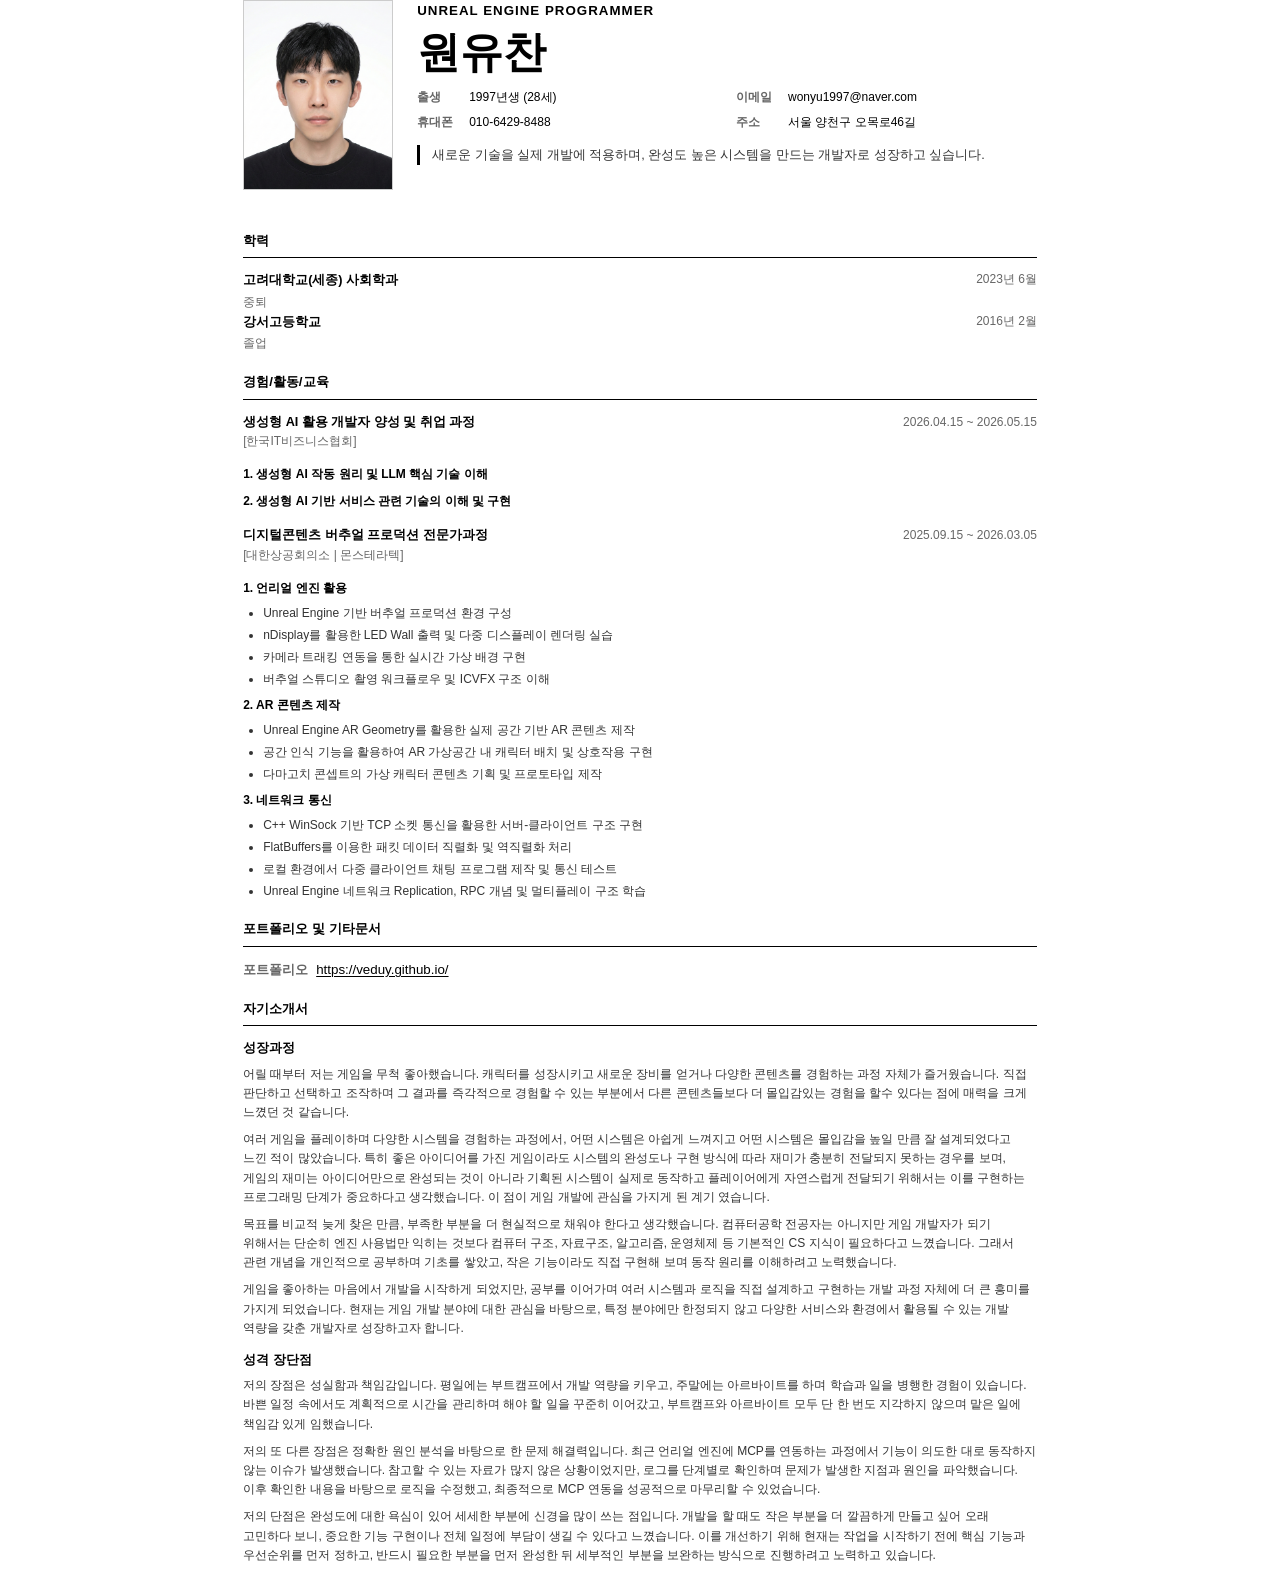
<file: resume.html>
﻿<!doctype html>
<html lang="ko">
<head>
  <meta charset="UTF-8" />
  <meta name="viewport" content="width=device-width, initial-scale=1.0" />
  <title>원유찬 이력서</title>
  <style>
    @page { size: A4; margin: 20mm; }
    * { box-sizing: border-box; }
    body {
      margin: 0;
      padding: 0;
      font-family: 'Malgun Gothic', 'Apple SD Gothic Neo', 'Segoe UI', sans-serif;
      color: #000;
      line-height: 1.6;
      font-size: 10pt;
      background: #fff;
    }
    .resume {
      width: 100%;
      max-width: 210mm;
      margin: 0 auto;
    }
    .container {
      width: 100%;
    }
    .profile-header {
      display: grid;
      grid-template-columns: 150px 1fr;
      gap: 24px;
      align-items: start;
      margin-bottom: 20px;
    }
    .profile-photo {
      width: 150px;
      height: 190px;
      background: #e8e8e8;
      border: 1px solid #ccc;
      margin-bottom: 20px;
      overflow: hidden;
    }
    .profile-photo img {
      width: 100%;
      height: 100%;
      display: block;
      object-fit: cover;
    }
    .header-role {
      font-size: 10pt;
      font-weight: 700;
      letter-spacing: 1px;
      color: #000;
      margin-bottom: 8px;
    }
    .name {
      font-size: 32pt;
      font-weight: 700;
      margin: 0 0 12px;
      color: #000;
      line-height: 1.1;
    }
    .intro {
      font-size: 9.5pt;
      line-height: 1.6;
      margin: 12px 0 0;
      color: #333;
      border-left: 3px solid #000;
      padding-left: 12px;
    }
    .profile-meta {
      display: grid;
      grid-template-columns: repeat(2, minmax(0, 1fr));
      gap: 6px 18px;
      margin-top: 10px;
      font-size: 9pt;
    }
    .meta-item {
      display: flex;
      gap: 8px;
      min-width: 0;
    }
    .meta-label {
      min-width: 44px;
      font-weight: 600;
      color: #666;
      flex-shrink: 0;
    }
    .meta-value {
      color: #000;
      word-break: keep-all;
    }
    a {
      color: #000;
      text-decoration: underline;
      text-underline-offset: 2px;
    }
    .section-header {
      font-size: 10pt;
      font-weight: 700;
      margin: 18px 0 12px;
      padding-bottom: 6px;
      border-bottom: 1px solid #000;
      color: #000;
    }
    .education-item {
      margin-bottom: 10px;
    }
    .edu-header {
      display: flex;
      justify-content: space-between;
      gap: 10px;
      margin-bottom: 2px;
    }
    .edu-title {
      font-size: 9.5pt;
      font-weight: 600;
      color: #000;
    }
    .edu-date {
      font-size: 9pt;
      color: #666;
      white-space: nowrap;
    }
    .edu-detail {
      font-size: 9pt;
      color: #666;
    }
    .experience-item {
      margin-bottom: 14px;
    }
    .experience-header {
      display: flex;
      justify-content: space-between;
      gap: 10px;
      align-items: baseline;
      margin-bottom: 4px;
    }
    .experience-title {
      font-size: 9.5pt;
      font-weight: 700;
      color: #000;
    }
    .experience-company {
      font-size: 9pt;
      color: #666;
    }
    .experience-date {
      font-size: 9pt;
      color: #666;
      white-space: nowrap;
    }
    .experience-role {
      font-size: 9pt;
      color: #666;
      margin-bottom: 6px;
    }
    .experience-desc {
      font-size: 9pt;
      line-height: 1.5;
      color: #333;
      margin-bottom: 6px;
    }
    ul {
      margin: 6px 0 0 20px;
      padding: 0;
    }
    li {
      margin-bottom: 4px;
      font-size: 9pt;
      line-height: 1.5;
      color: #333;
    }
    .subhead {
      font-weight: 700;
      margin: 8px 0 4px;
      font-size: 9pt;
      color: #000;
    }
    .cover-letter {
      margin-top: 8px;
    }
    .cover-letter-title {
      font-size: 9.5pt;
      font-weight: 700;
      color: #000;
      margin: 12px 0 6px;
    }
    .cover-letter p {
      margin: 0 0 8px;
      font-size: 9pt;
      line-height: 1.6;
      color: #333;
      word-break: keep-all;
    }
    @media print {
      .print-page-break {
        break-before: page;
        page-break-before: always;
      }
    }
  </style>
</head>
<body>
  <main class="resume">
    <div class="container">
      <div class="profile-header">
        <div class="profile-photo">
          <img src="images/이력서사진.png" alt="원유찬 이력서 사진">
        </div>
        <div>
          <div class="header-role">UNREAL ENGINE PROGRAMMER</div>
          <h1 class="name">원유찬</h1>
          <div class="profile-meta">
            <div class="meta-item">
              <div class="meta-label">출생</div>
              <div class="meta-value">1997년생 (28세)</div>
            </div>
            <div class="meta-item">
              <div class="meta-label">이메일</div>
              <div class="meta-value">wonyu1997@naver.com</div>
            </div>
            <div class="meta-item">
              <div class="meta-label">휴대폰</div>
              <div class="meta-value">010-6429-8488</div>
            </div>
            <div class="meta-item">
              <div class="meta-label">주소</div>
              <div class="meta-value">서울 양천구 오목로46길</div>
            </div>
          </div>
          <p class="intro">
            새로운 기술을 실제 개발에 적용하며, 완성도 높은 시스템을 만드는 개발자로 성장하고 싶습니다.
          </p>
        </div>
      </div>

      <!-- 학력 -->
      <div class="section-header">학력</div>
      <div class="education-item">
        <div class="edu-header">
          <div class="edu-title">고려대학교(세종) 사회학과</div>
          <div class="edu-date">2023년 6월</div>
        </div>
        <div class="edu-detail">중퇴</div>
        <div class="edu-header">
          <div class="edu-title">강서고등학교</div>
          <div class="edu-date">2016년 2월</div>
        </div>
        <div class="edu-detail">졸업</div>
      </div>

      <!-- 경험/활동/교육 -->
      <div class="section-header">경험/활동/교육</div>
      <div class="experience-item">
        <div class="experience-header">
          <div>
            <div class="experience-title">생성형 AI 활용 개발자 양성 및 취업 과정</div>
            <div class="experience-role">[한국IT비즈니스협회]</div>
          </div>
                    <div class="experience-date">2026.04.15 ~ 2026.05.15</div>
        </div>

        <p class="subhead">1. 생성형 AI 작동 원리 및 LLM 핵심 기술 이해</p>
        <p class="subhead">2. 생성형 AI 기반 서비스 관련 기술의 이해 및 구현</p>
      </div>

      <div class="experience-item">
        <div class="experience-header">
          <div>
            <div class="experience-title">디지털콘텐츠 버추얼 프로덕션 전문가과정</div>
            <div class="experience-role">[대한상공회의소 | 몬스테라텍]</div>
          </div>
          <div class="experience-date">2025.09.15 ~ 2026.03.05</div>
        </div>

        <p class="subhead">1. 언리얼 엔진 활용</p>
        <ul>
          <li>Unreal Engine 기반 버추얼 프로덕션 환경 구성</li>
          <li>nDisplay를 활용한 LED Wall 출력 및 다중 디스플레이 렌더링 실습</li>
          <li>카메라 트래킹 연동을 통한 실시간 가상 배경 구현</li>
          <li>버추얼 스튜디오 촬영 워크플로우 및 ICVFX 구조 이해</li>
        </ul>

        <p class="subhead">2. AR 콘텐츠 제작</p>
        <ul>
          <li>Unreal Engine AR Geometry를 활용한 실제 공간 기반 AR 콘텐츠 제작</li>
          <li>공간 인식 기능을 활용하여 AR 가상공간 내 캐릭터 배치 및 상호작용 구현</li>
          <li>다마고치 콘셉트의 가상 캐릭터 콘텐츠 기획 및 프로토타입 제작</li>
        </ul>

        <p class="subhead">3. 네트워크 통신</p>
        <ul>
          <li>C++ WinSock 기반 TCP 소켓 통신을 활용한 서버-클라이언트 구조 구현</li>
          <li>FlatBuffers를 이용한 패킷 데이터 직렬화 및 역직렬화 처리</li>
          <li>로컬 환경에서 다중 클라이언트 채팅 프로그램 제작 및 통신 테스트</li>
          <li>Unreal Engine 네트워크 Replication, RPC 개념 및 멀티플레이 구조 학습</li>
        </ul>
      </div>

      <!-- 포트폴리오 -->
      <div class="section-header print-page-break">포트폴리오 및 기타문서</div>
      <div class="experience-item">
        <div class="meta-item">
          <div class="meta-label">포트폴리오</div>
          <div class="meta-value">
            <a href="https://veduy.github.io/" target="_blank" rel="noopener">https://veduy.github.io/</a>
          </div>
        </div>
      </div>
      
      <!-- 자기소개서 -->
      <div class="section-header">자기소개서</div>
      <div class="cover-letter">
        <div class="cover-letter-title">성장과정</div>
        <p>
          어릴 때부터 저는 게임을 무척 좋아했습니다. 캐릭터를 성장시키고 새로운 장비를 얻거나 다양한 콘텐츠를 경험하는 과정 자체가 즐거웠습니다. 직접 판단하고 선택하고 조작하며 그 결과를 즉각적으로 경험할 수 있는 부분에서 다른 콘텐츠들보다 더 몰입감있는 경험을 할수 있다는 점에 매력을 크게 느꼈던 것 같습니다. 
        </p>
        <p>
          여러 게임을 플레이하며 다양한 시스템을 경험하는 과정에서, 어떤 시스템은 아쉽게 느껴지고 어떤 시스템은 몰입감을 높일 만큼 잘 설계되었다고 느낀 적이 많았습니다. 특히 좋은 아이디어를 가진 게임이라도 시스템의 완성도나 구현 방식에 따라 재미가 충분히 전달되지 못하는 경우를 보며, 게임의 재미는 아이디어만으로 완성되는 것이 아니라 기획된 시스템이 실제로 동작하고 플레이어에게 자연스럽게 전달되기 위해서는 이를 구현하는 프로그래밍 단계가 중요하다고 생각했습니다. 이 점이 게임 개발에 관심을 가지게 된 계기 였습니다.
        </p>
        <p>
          목표를 비교적 늦게 찾은 만큼, 부족한 부분을 더 현실적으로 채워야 한다고 생각했습니다. 컴퓨터공학 전공자는 아니지만 게임 개발자가 되기 위해서는 단순히 엔진 사용법만 익히는 것보다 컴퓨터 구조, 자료구조, 알고리즘, 운영체제 등 기본적인 CS 지식이 필요하다고 느꼈습니다. 그래서 관련 개념을 개인적으로 공부하며 기초를 쌓았고, 작은 기능이라도 직접 구현해 보며 동작 원리를 이해하려고 노력했습니다.
        </p>
        <p>
          게임을 좋아하는 마음에서 개발을 시작하게 되었지만, 공부를 이어가며 여러 시스템과 로직을 직접 설계하고 구현하는 개발 과정 자체에 더 큰 흥미를 가지게 되었습니다. 현재는 게임 개발 분야에 대한 관심을 바탕으로, 특정 분야에만 한정되지 않고 다양한 서비스와 환경에서 활용될 수 있는 개발 역량을 갖춘 개발자로 성장하고자 합니다.
        </p>

      <div class="cover-letter-title">성격 장단점</div>
        <p>
          저의 장점은 성실함과 책임감입니다. 평일에는 부트캠프에서 개발 역량을 키우고, 주말에는 아르바이트를 하며 학습과 일을 병행한 경험이 있습니다. 바쁜 일정 속에서도 계획적으로 시간을 관리하며 해야 할 일을 꾸준히 이어갔고, 부트캠프와 아르바이트 모두 단 한 번도 지각하지 않으며 맡은 일에 책임감 있게 임했습니다.
        </p>

        <p>
          저의 또 다른 장점은 정확한 원인 분석을 바탕으로 한 문제 해결력입니다. 최근 언리얼 엔진에 MCP를 연동하는 과정에서 기능이 의도한 대로 동작하지 않는 이슈가 발생했습니다. 참고할 수 있는 자료가 많지 않은 상황이었지만, 로그를 단계별로 확인하며 문제가 발생한 지점과 원인을 파악했습니다. 이후 확인한 내용을 바탕으로 로직을 수정했고, 최종적으로 MCP 연동을 성공적으로 마무리할 수 있었습니다.
        </p>

        <p>
          저의 단점은 완성도에 대한 욕심이 있어 세세한 부분에 신경을 많이 쓰는 점입니다. 개발을 할 때도 작은 부분을 더 깔끔하게 만들고 싶어 오래 고민하다 보니, 중요한 기능 구현이나 전체 일정에 부담이 생길 수 있다고 느꼈습니다. 이를 개선하기 위해 현재는 작업을 시작하기 전에 핵심 기능과 우선순위를 먼저 정하고, 반드시 필요한 부분을 먼저 완성한 뒤 세부적인 부분을 보완하는 방식으로 진행하려고 노력하고 있습니다.
        </p>

      </div>

    </div>
  </main>
</body>
</html>
</file>
